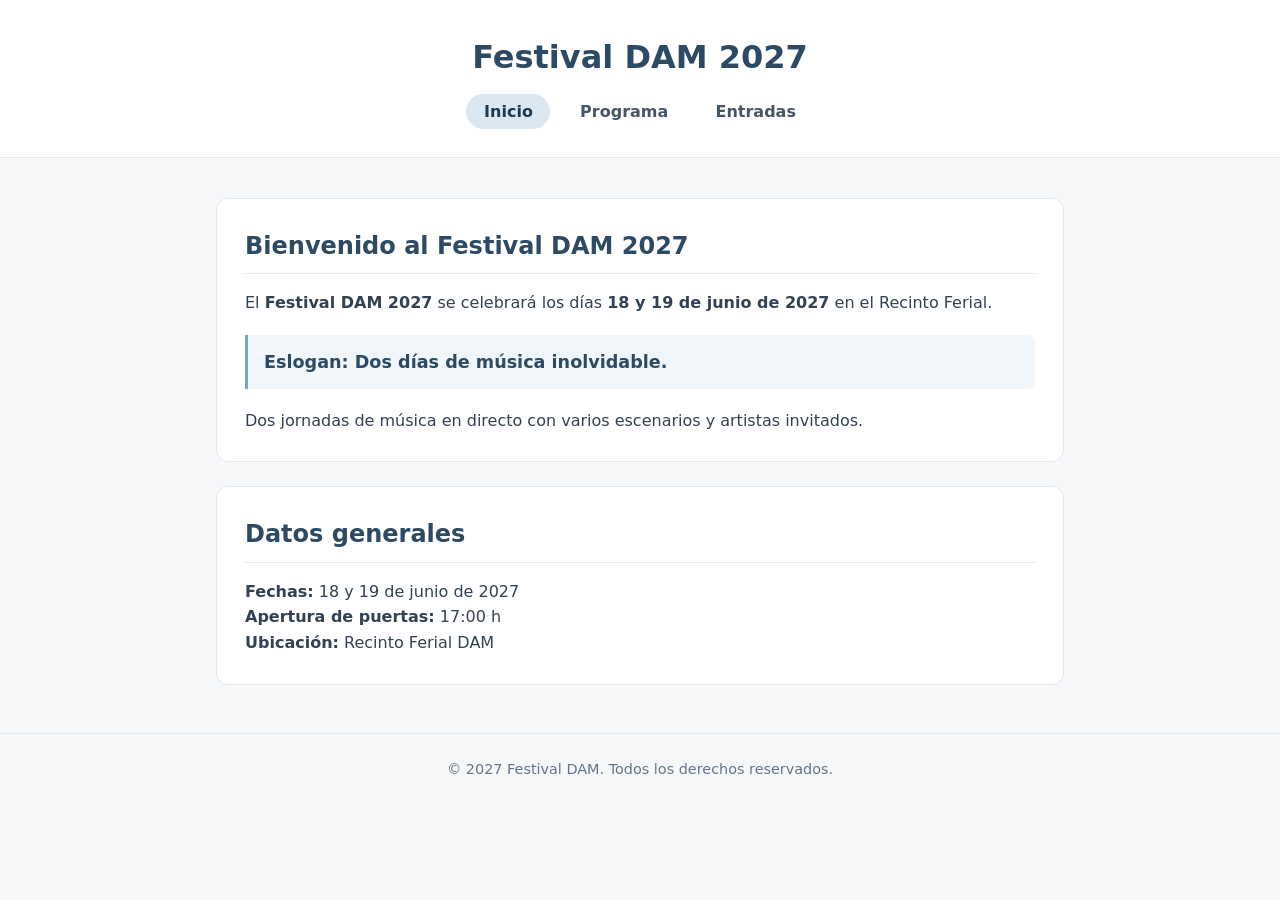
<file: index.html>
<!DOCTYPE html>
<html lang="es">
<head>
    <meta charset="UTF-8">
    <meta name="viewport" content="width=device-width, initial-scale=1.0">
    <title>Festival DAM 2027 - Inicio</title>
    <link rel="stylesheet" href="style.css">
</head>
<body>
    <header>
        <h1>Festival DAM 2027</h1>
        <nav>
            <ul>
                <li><a href="index.html" class="activo">Inicio</a></li>
                <li><a href="programa.html">Programa</a></li>
                <li><a href="entradas.html">Entradas</a></li>
            </ul>
        </nav>
    </header>

    <main>
        <section>
            <h2>Bienvenido al Festival DAM 2027</h2>
            <p>El <strong>Festival DAM 2027</strong> se celebrará los días <strong>18 y 19 de junio de 2027</strong> en el Recinto Ferial.</p>
            <p class="eslogan">Eslogan: Dos días de música inolvidable.</p>
            <p>Dos jornadas de música en directo con varios escenarios y artistas invitados.</p>
        </section>

        <section>
            <h2>Datos generales</h2>
            <p><strong>Fechas:</strong> 18 y 19 de junio de 2027</p>
            <p><strong>Apertura de puertas:</strong> 17:00 h</p>
            <p><strong>Ubicación:</strong> Recinto Ferial DAM</p>
        </section>
    </main>

    <footer>
        <p>© 2027 Festival DAM. Todos los derechos reservados.</p>
    </footer>
</body>
</html>
</file>
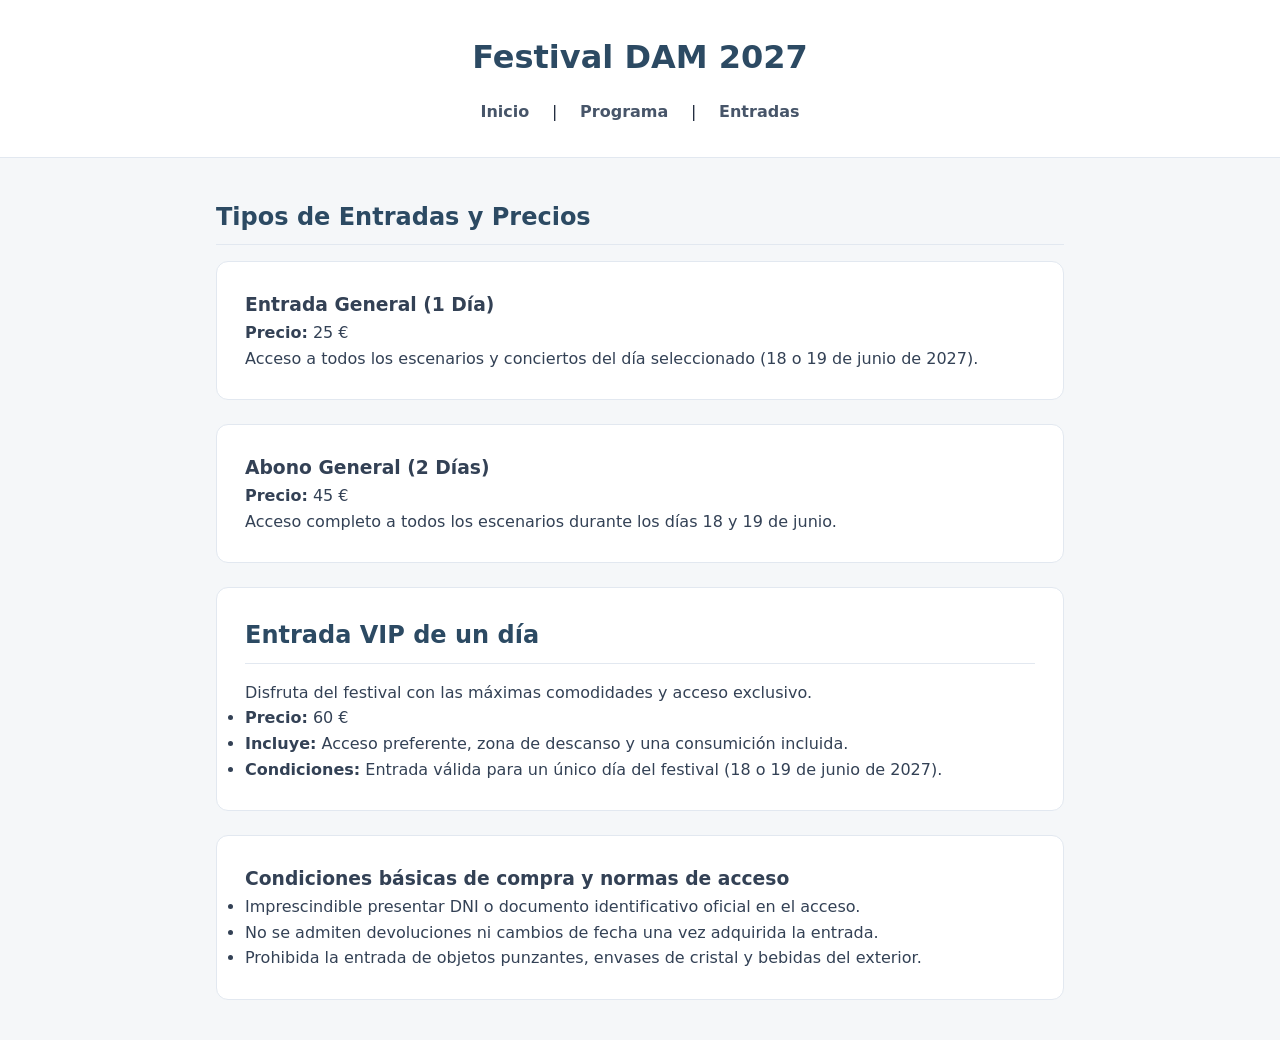
<file: entradas.html>
<!DOCTYPE html>
<html lang="es">
<head>
    <meta charset="UTF-8">
    <title>Entradas - Festival DAM 2027</title>
    <link rel="stylesheet" href="style.css">
</head>
<body>
    <header>
        <h1>Festival DAM 2027</h1>
        <nav>
            <a href="index.html">Inicio</a> | 
            <a href="programa.html">Programa</a> | 
            <a href="entradas.html">Entradas</a>
        </nav>
    </header>
    <main>
        <h2>Tipos de Entradas y Precios</h2>
        
        <section>
            <h3>Entrada General (1 Día)</h3>
            <p><strong>Precio:</strong> 25 €</p>
            <p>Acceso a todos los escenarios y conciertos del día seleccionado (18 o 19 de junio de 2027).</p>
        </section>

	<section> 
		<h3>Abono General (2 Días)</h3> 
		<p><strong>Precio:</strong> 45 €</p>
		<p>Acceso completo a todos los escenarios durante los días 18 y 19 		de junio.</p>
	</section>

        <section>
            <h2>Entrada VIP de un día</h2>
            <p>Disfruta del festival con las máximas comodidades y acceso exclusivo.</p>
            <ul>
                <li><strong>Precio:</strong> 60 €</li>
                <li><strong>Incluye:</strong> Acceso preferente, zona de descanso y una consumición incluida.</li>
                <li><strong>Condiciones:</strong> Entrada válida para un único día del festival (18 o 19 de junio de 2027).</li>
            </ul>
        </section>
        
        <section>
            <h3>Condiciones básicas de compra y normas de acceso</h3>
            <ul>
                <li>Imprescindible presentar DNI o documento identificativo oficial en el acceso.</li>
                <li>No se admiten devoluciones ni cambios de fecha una vez adquirida la entrada.</li>
                <li>Prohibida la entrada de objetos punzantes, envases de cristal y bebidas del exterior.</li>
            </ul>
        </section>
    </main>
</body>
</html>
</file>
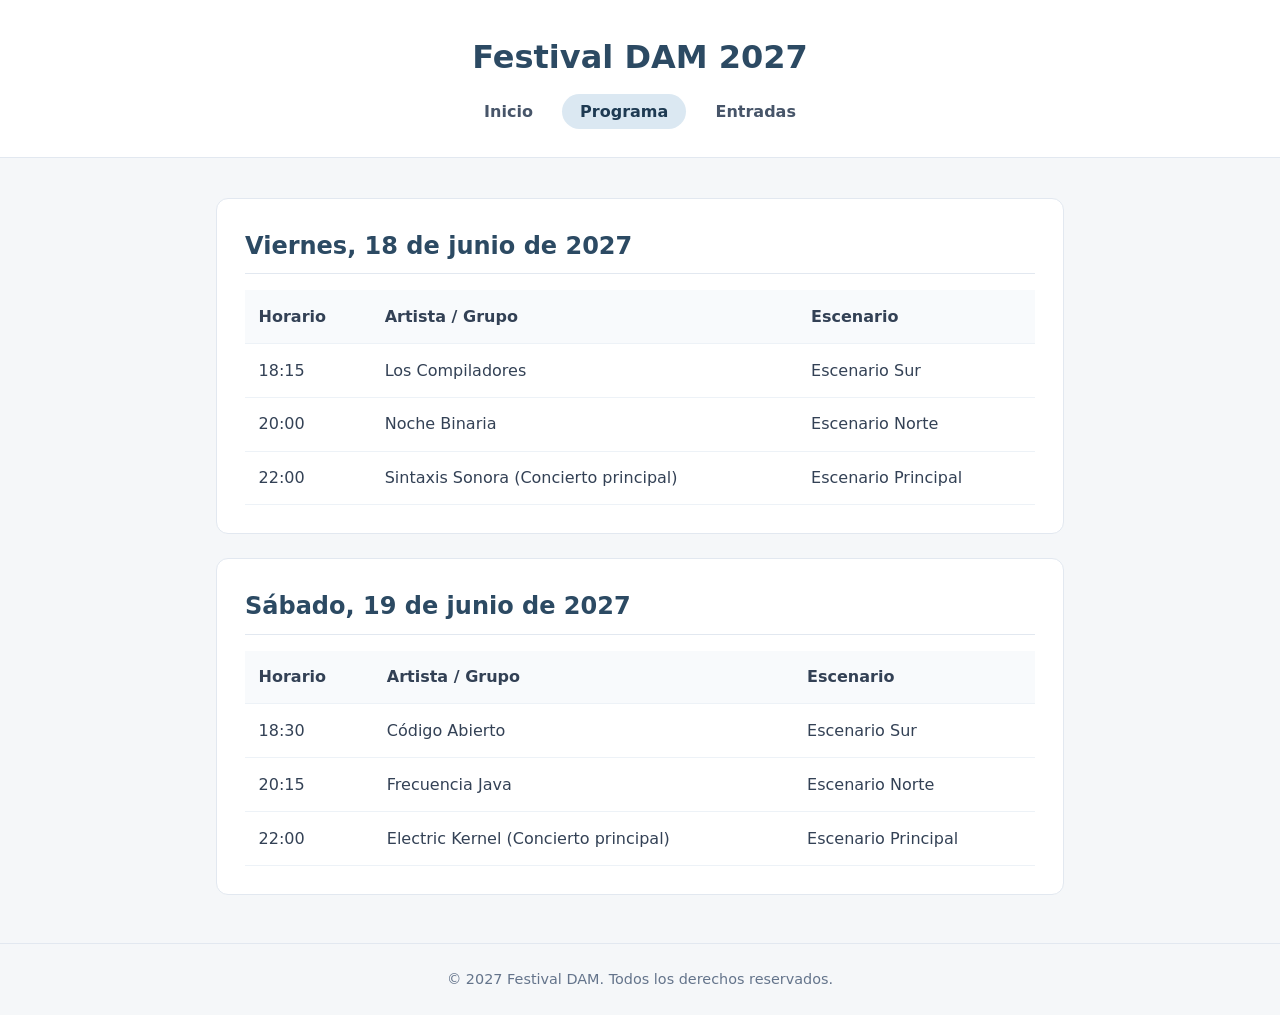
<file: programa.html>
<!DOCTYPE html>
<html lang="es">
<head>
    <meta charset="UTF-8">
    <meta name="viewport" content="width=device-width, initial-scale=1.0">
    <title>Festival DAM 2027 - Programa</title>
    <link rel="stylesheet" href="style.css">
</head>
<body>
    <header>
        <h1>Festival DAM 2027</h1>
        <nav>
            <ul>
                <li><a href="index.html">Inicio</a></li>
                <li><a href="programa.html" class="activo">Programa</a></li>
                <li><a href="entradas.html">Entradas</a></li>
            </ul>
        </nav>
    </header>

    <main>
        <!-- DÍA 1 -->
        <section>
            <h2>Viernes, 18 de junio de 2027</h2>
            <table>
                <thead>
                    <tr>
                        <th>Horario</th>
                        <th>Artista / Grupo</th>
                        <th>Escenario</th>
                    </tr>
                </thead>
                <tbody>
                    <tr>
                        <td>18:15</td>
                        <td>Los Compiladores</td>
                        <td>Escenario Sur</td>
                    </tr>
                    <tr>
                        <td>20:00</td>
                        <td>Noche Binaria</td>
                        <td>Escenario Norte</td>
                    </tr>
                    <tr>
                        <td>22:00</td>
                        <td>Sintaxis Sonora (Concierto principal)</td>
                        <td>Escenario Principal</td>
                    </tr>
                </tbody>
            </table>
        </section>

        <!-- DÍA 2 -->
        <section>
            <h2>Sábado, 19 de junio de 2027</h2>
            <table>
                <thead>
                    <tr>
                        <th>Horario</th>
                        <th>Artista / Grupo</th>
                        <th>Escenario</th>
                    </tr>
                </thead>
                <tbody>
                    <tr>
                        <td>18:30</td>
                        <td>Código Abierto</td>
                        <td>Escenario Sur</td>
                    </tr>
                    <tr>
                        <td>20:15</td>
                        <td>Frecuencia Java</td>
                        <td>Escenario Norte</td>
                    </tr>
                    <tr>
                        <td>22:00</td>
                        <td>Electric Kernel (Concierto principal)</td>
                        <td>Escenario Principal</td>
                    </tr>
                </tbody>
            </table>
        </section>
    </main>

    <footer>
        <p>© 2027 Festival DAM. Todos los derechos reservados.</p>
    </footer>
</body>
</html>
</file>
<file: style.css>
* {
    box-sizing: border-box;
    margin: 0;
    padding: 0;
}

body {
    font-family: system-ui, -apple-system, "Segoe UI", Roboto, Helvetica, Arial, sans-serif;
    line-height: 1.6;
    background-color: #f5f7f9;
    color: #334155;
}

header {
    background-color: #ffffff;
    color: #1e293b;
    padding: 2rem 1rem;
    text-align: center;
    border-bottom: 1px solid #e2e8f0;
}

header h1 {
    margin-bottom: 1rem;
    font-weight: 700;
    color: #2c4a63;
}

nav ul {
    list-style: none;
    display: flex;
    justify-content: center;
    gap: 0.75rem;
}

nav a {
    color: #475569;
    text-decoration: none;
    font-weight: 600;
    padding: 0.5rem 1.1rem;
    border-radius: 20px;
    transition: background-color 0.2s, color 0.2s;
}

nav a:hover {
    background-color: #eef3f7;
    color: #2c4a63;
}

nav a.activo {
    background-color: #dbe8f2;
    color: #1e3a52;
}

main {
    max-width: 880px;
    margin: 2.5rem auto;
    padding: 0 1rem;
}

section {
    background-color: #ffffff;
    padding: 1.75rem;
    margin-bottom: 1.5rem;
    border-radius: 12px;
    border: 1px solid #e2e8f0;
}

h2 {
    color: #2c4a63;
    margin-bottom: 1rem;
    border-bottom: 1px solid #e2e8f0;
    padding-bottom: 0.5rem;
    font-weight: 600;
}

.eslogan {
    font-size: 1.1rem;
    font-weight: 600;
    color: #2c4a63;
    background-color: #f0f6fa;
    border-left: 3px solid #7aa3c2;
    padding: 0.8rem 1rem;
    margin: 1.2rem 0;
    border-radius: 0 8px 8px 0;
}

table {
    width: 100%;
    border-collapse: collapse;
    margin-top: 1rem;
}

th, td {
    border-bottom: 1px solid #edf2f7;
    padding: 0.85rem;
    text-align: left;
}

th {
    background-color: #f8fafc;
    color: #334155;
    font-weight: 600;
}

tbody tr:hover {
    background-color: #f8fafc;
}

footer {
    text-align: center;
    padding: 1.5rem;
    color: #64748b;
    margin-top: 3rem;
    font-size: 0.9rem;
    border-top: 1px solid #e2e8f0;
}
</file>
